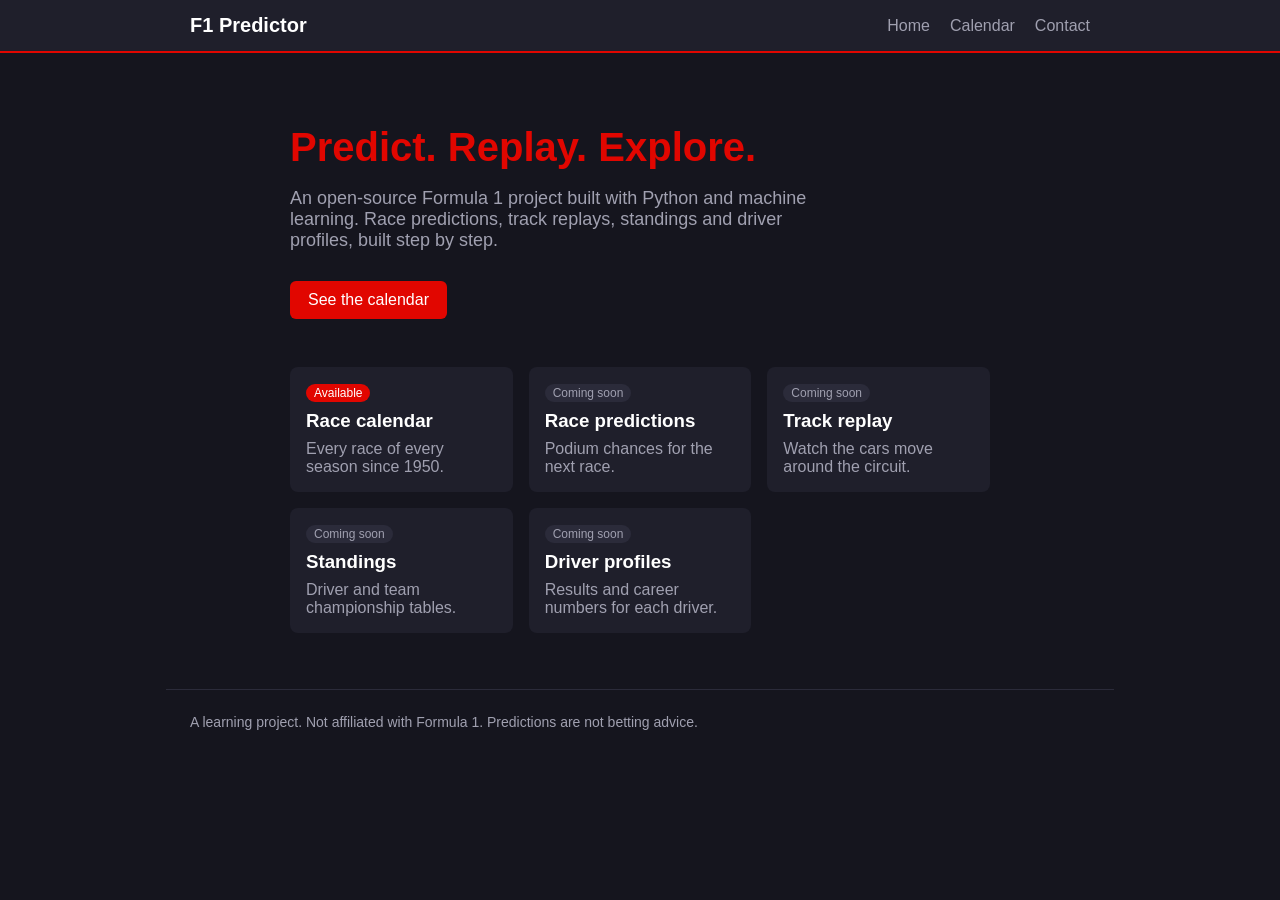
<file: frontend/index.html>
<!DOCTYPE html>
<html lang="en">
<head>
  <meta charset="UTF-8">
  <meta name="viewport" content="width=device-width, initial-scale=1.0">
  <title>F1 Predictor</title>
  <link rel="stylesheet" href="style.css">
</head>
<body>
  <header class="site-header">
    <nav class="nav">
      <a class="brand" href="/">F1 Predictor</a>
      <div class="nav-links">
        <a href="/">Home</a>
        <a href="/calendar.html">Calendar</a>
        <a href="/contact.html">Contact</a>
      </div>
    </nav>
  </header>

  <main>
    <section class="hero">
      <h1>Predict. Replay. <span class="accent">Explore.</span></h1>
      <p>
        An open-source Formula 1 project built with Python and machine learning.
        Race predictions, track replays, standings and driver profiles, built step by step.
      </p>
      <a class="button-link" href="/calendar.html">See the calendar</a>
    </section>

    <section class="cards">
      <article class="card">
        <span class="badge live">Available</span>
        <h3>Race calendar</h3>
        <p>Every race of every season since 1950.</p>
      </article>

      <article class="card">
        <span class="badge">Coming soon</span>
        <h3>Race predictions</h3>
        <p>Podium chances for the next race.</p>
      </article>

      <article class="card">
        <span class="badge">Coming soon</span>
        <h3>Track replay</h3>
        <p>Watch the cars move around the circuit.</p>
      </article>

      <article class="card">
        <span class="badge">Coming soon</span>
        <h3>Standings</h3>
        <p>Driver and team championship tables.</p>
      </article>

      <article class="card">
        <span class="badge">Coming soon</span>
        <h3>Driver profiles</h3>
        <p>Results and career numbers for each driver.</p>
      </article>
    </section>
  </main>

  <footer class="site-footer">
    A learning project. Not affiliated with Formula 1. Predictions are not betting advice.
  </footer>
</body>
</html>
</file>
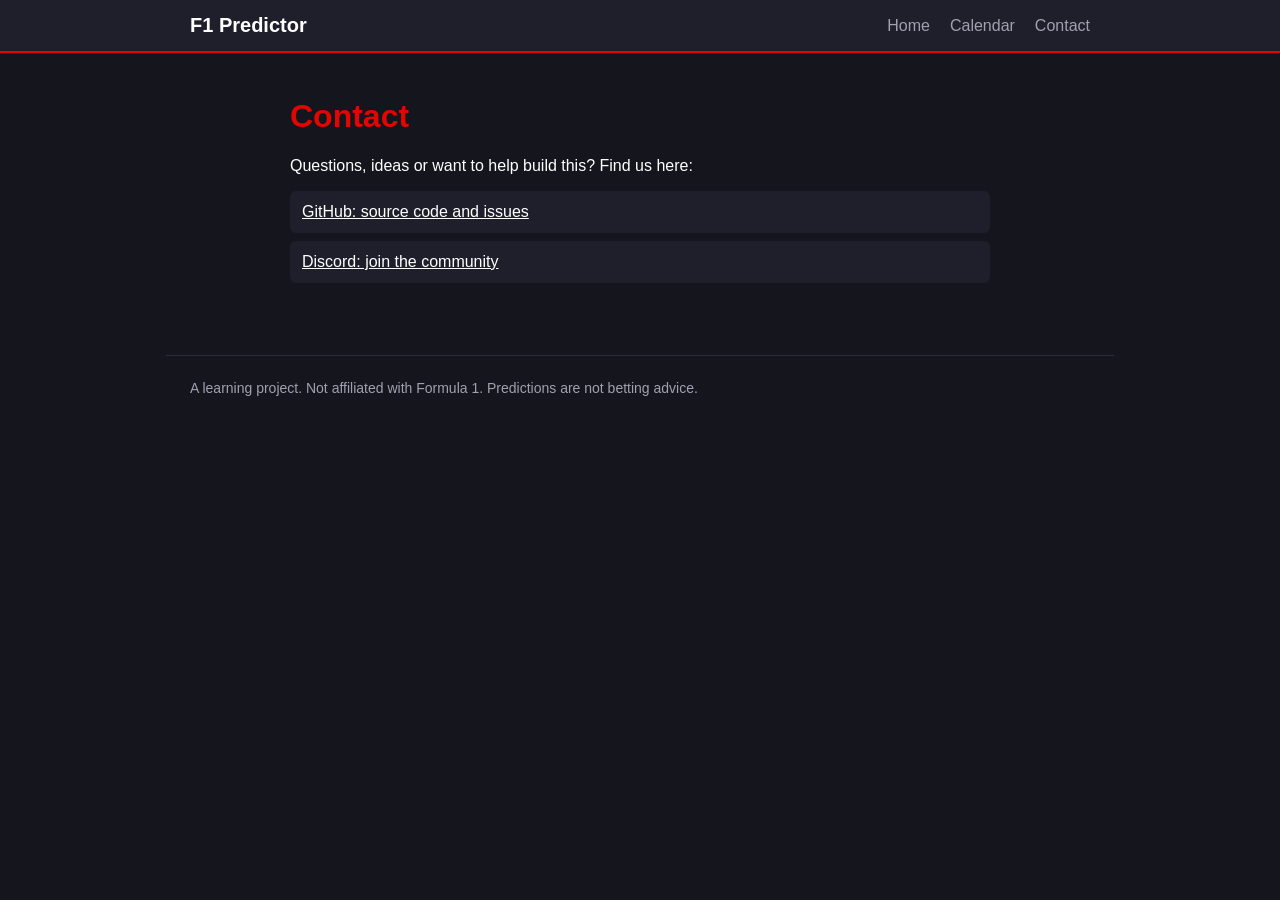
<file: frontend/contact.html>
<!DOCTYPE html>
<html lang="en">
<head>
  <meta charset="UTF-8">
  <meta name="viewport" content="width=device-width, initial-scale=1.0">
  <title>Contact | F1 Predictor</title>
  <link rel="stylesheet" href="style.css">
</head>
<body>
  <header class="site-header">
    <nav class="nav">
      <a class="brand" href="/">F1 Predictor</a>
      <div class="nav-links">
        <a href="/">Home</a>
        <a href="/calendar.html">Calendar</a>
        <a href="/contact.html">Contact</a>
      </div>
    </nav>
  </header>

  <main>
    <h1>Contact</h1>
    <p>Questions, ideas or want to help build this? Find us here:</p>

    <ul class="link-list">
      <li>
        <a href="https://github.com/YOUR-USERNAME/f1predictor" target="_blank" rel="noopener noreferrer">GitHub: source code and issues</a>
      </li>
      <li>
        <a href="https://discord.gg/YOUR-INVITE-CODE" target="_blank" rel="noopener noreferrer">Discord: join the community</a>
      </li>
    </ul>
  </main>

  <footer class="site-footer">
    A learning project. Not affiliated with Formula 1. Predictions are not betting advice.
  </footer>
</body>
</html>
</file>
<file: frontend/style.css>
:root {
  --bg: #15151e;
  --surface: #1f1f2b;
  --text: #ffffff;
  --muted: #a0a0b0;
  --accent: #e10600;
}

body {
  margin: 0;
  font-family: Arial, sans-serif;
  background: var(--bg);
  color: var(--text);
}

/* Header and navigation */
.site-header {
  background: var(--surface);
  border-bottom: 2px solid var(--accent);
}

.nav {
  max-width: 900px;
  margin: 0 auto;
  padding: 14px 24px;
  display: flex;
  justify-content: space-between;
  align-items: center;
}

.brand {
  color: var(--text);
  font-size: 20px;
  font-weight: bold;
  text-decoration: none;
}

.nav-links {
  display: flex;
  gap: 20px;
}

.nav-links a {
  color: var(--muted);
  text-decoration: none;
}

.nav-links a:hover {
  color: var(--text);
}

/* Layout */
main {
  max-width: 900px;
  margin: 0 auto;
  padding: 24px;
}

.site-footer {
  max-width: 900px;
  margin: 32px auto 0;
  padding: 24px;
  border-top: 1px solid #2b2b3a;
  color: var(--muted);
  font-size: 14px;
}

/* Home page */
.hero {
  padding: 48px 0 24px;
}

.hero h1 {
  font-size: 40px;
  margin: 0 0 12px;
}

.hero p {
  max-width: 560px;
  color: var(--muted);
  font-size: 18px;
}

.accent {
  color: var(--accent);
}

.button-link {
  display: inline-block;
  margin-top: 12px;
  padding: 10px 18px;
  border-radius: 6px;
  background: var(--accent);
  color: var(--text);
  text-decoration: none;
}

.cards {
  display: grid;
  grid-template-columns: repeat(auto-fit, minmax(200px, 1fr));
  gap: 16px;
  margin-top: 24px;
}

.card {
  background: var(--surface);
  padding: 16px;
  border-radius: 8px;
}

.card h3 {
  margin: 0 0 8px;
}

.card p {
  margin: 0;
  color: var(--muted);
}

.badge {
  display: inline-block;
  margin-bottom: 8px;
  padding: 2px 8px;
  border-radius: 999px;
  background: #2b2b3a;
  color: var(--muted);
  font-size: 12px;
}

.badge.live {
  background: var(--accent);
  color: var(--text);
}

/* Calendar page */
.controls {
  display: flex;
  gap: 8px;
  align-items: center;
  margin-bottom: 16px;
}

input,
button {
  padding: 8px 12px;
  border: none;
  border-radius: 6px;
  font-size: 16px;
}

button {
  background: var(--accent);
  color: var(--text);
  cursor: pointer;
}

ul {
  padding: 0;
  list-style: none;
}

li {
  margin-bottom: 8px;
  padding: 12px;
  border-radius: 6px;
  background: var(--surface);
}

/* Contact page */
.link-list a {
  color: var(--text);
}

body {
  margin: 0;
  font-family: Arial, sans-serif;
  background: #15151e;
  color: #ffffff;
}

main {
  max-width: 700px;
  margin: 0 auto;
  padding: 24px;
}

h1 {
  color: #e10600;
}

.controls {
  display: flex;
  gap: 8px;
  align-items: center;
  margin-bottom: 16px;
}

input,
button {
  padding: 8px 12px;
  border-radius: 6px;
  border: none;
  font-size: 16px;
}

button {
  background: #e10600;
  color: #ffffff;
  cursor: pointer;
}

ul {
  list-style: none;
  padding: 0;
}

li {
  background: #1f1f2b;
  padding: 12px;
  margin-bottom: 8px;
  border-radius: 6px;
}
</file>
